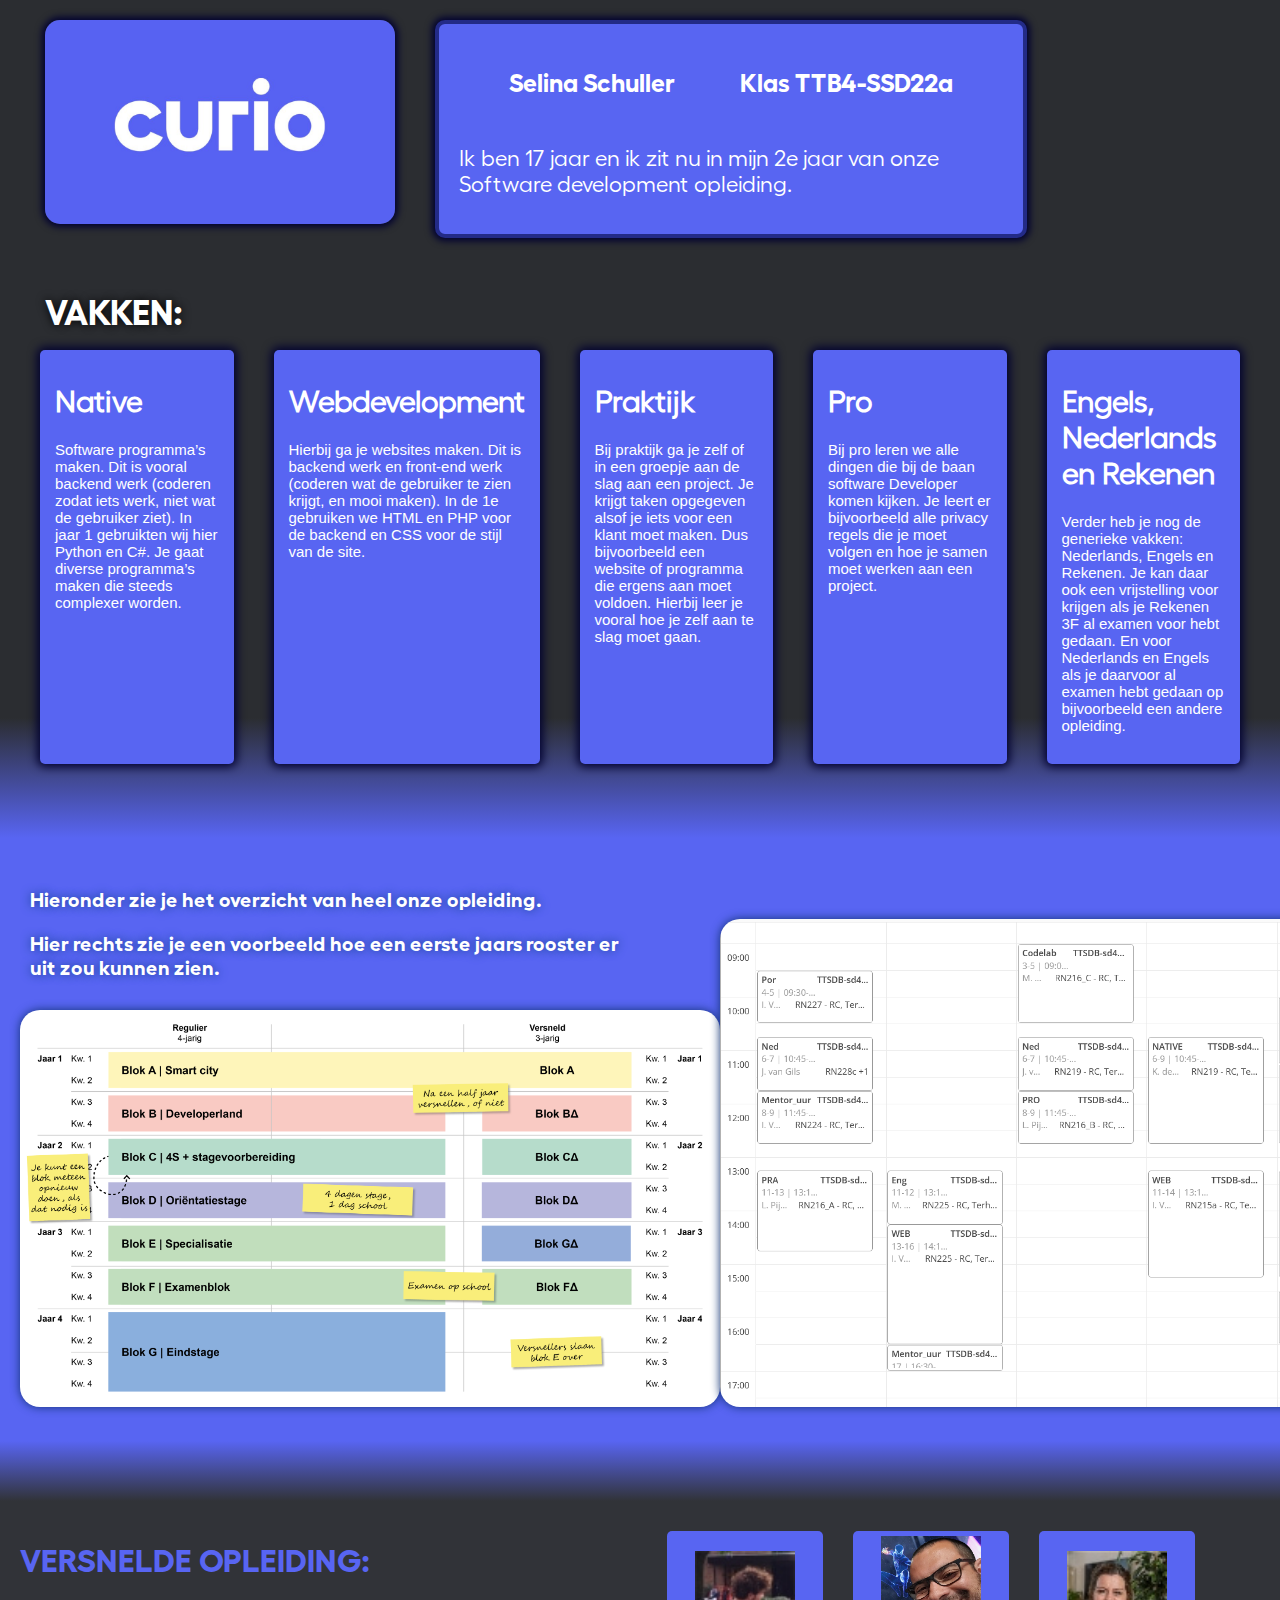
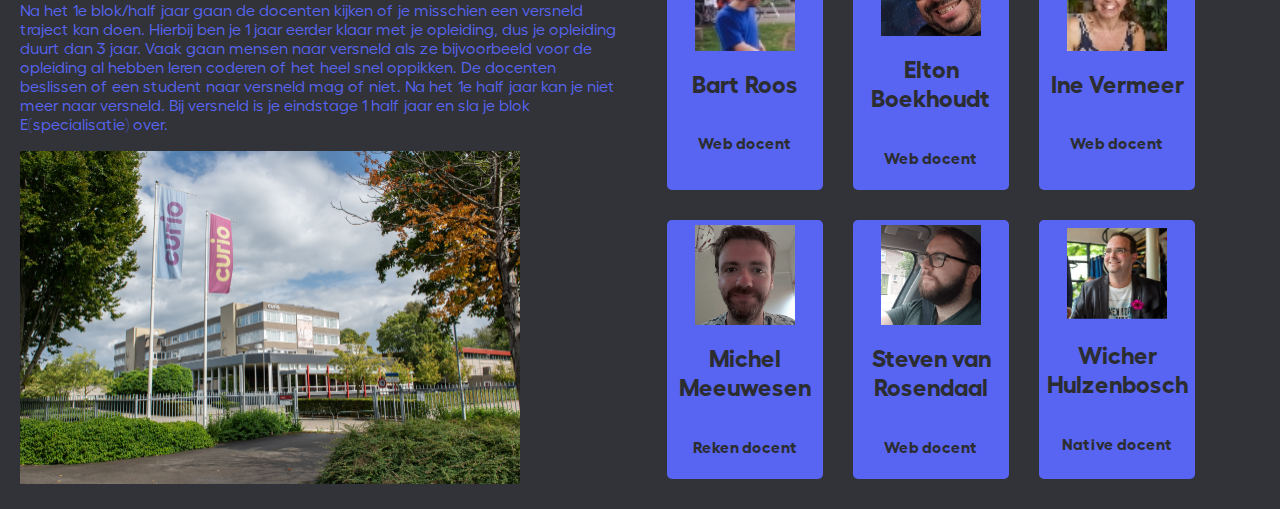
<file: index.html>
<!DOCTYPE html>
<html lang="en">
<head>
    <meta charset="UTF-8">
    <meta name="viewport" content="width=device-width, initial-scale=1.0">
    <link rel="stylesheet" href="css/style.css">
    <link rel="icon" href="favicon.ico" type="image/x-icon">
    <title>Curio - Selina Schuller</title>
</head>
<body>
    <header>
        <div class="curio-logo">
            <img class="logo-gif" src="img/logos/main-logo.gif" alt="logo.gif">
            <img class="logo-img" src="img/logos/main-logo.jpg" alt="logo.jpg">
        </div>
        <div class="student">
            <div class="student-top">
                <p>Selina Schuller</p>
                <p>Klas TTB4-SSD22a</p>
            </div>
            <p>Ik ben 17 jaar en ik zit nu in mijn 2e jaar van onze Software development opleiding.</p>
        </div>
        <div class="empty">

        </div>
    </header>
    <main>
        <div class="vak-main">
            <h3>VAKKEN:</h3>
            <div class="vakken">
                <div class="vak">
                    <h1>Native</h1>
                    <p>Software programma’s maken. Dit is vooral backend werk (coderen zodat iets werk, niet wat de gebruiker ziet). In jaar 1 gebruikten wij hier Python en C#. Je gaat diverse programma’s maken die steeds complexer worden.</p>
                </div>
                <div class="vak">
                    <h1>Webdevelopment</h1>
                    <p>Hierbij ga je websites maken.  Dit is backend werk en front-end werk (coderen wat de gebruiker te zien krijgt, en mooi maken). In de 1e gebruiken we HTML en PHP voor de backend en CSS voor de stijl van de site. </p>
                </div>
                <div class="vak">
                    <h1>Praktijk</h1>
                    <p>Bij praktijk ga je zelf of in een groepje aan de slag aan een project. Je krijgt taken opgegeven alsof je iets voor een klant moet maken. Dus bijvoorbeeld een website of programma die ergens aan moet voldoen. Hierbij leer je vooral hoe je zelf aan te slag moet gaan.</p>
                </div>
                <div class="vak">
                    <h1>Pro</h1>
                    <p>Bij pro leren we alle dingen die bij de baan software Developer komen kijken. Je leert er bijvoorbeeld alle privacy regels die je moet volgen en hoe je samen moet werken aan een project.</p>
                </div>
                <div class="vak">
                    <h1>Engels, Nederlands en Rekenen</h1>
                    <p>Verder heb je nog de generieke vakken: Nederlands, Engels en Rekenen. Je kan daar ook een vrijstelling voor krijgen als je Rekenen 3F al examen voor hebt gedaan. En voor Nederlands en Engels als je daarvoor al examen hebt gedaan op bijvoorbeeld een andere opleiding.</p>
                </div>
            </div>
        </div>
        <div class="color-fade-main"></div>
        <div class="rooster-main">
            <div class="blokken">
                <div class="rooster-text">
                    <p>Hieronder zie je het overzicht van heel onze opleiding.</p>
                    <p>Hier rechts zie je een voorbeeld hoe een eerste jaars rooster er uit zou kunnen zien.</p>
                </div>
                <img src="img/blokken.png" alt="blokken-overzicht">
            </div>
            <div class="rooster">
                <img src="img/rooster.png" alt="rooster">
            </div>
        </div>
    </main>
    <div class="color-fade-footer"></div>
    <footer>
        <div class="footer-left">
            <div class="versneld">
                <h1>VERSNELDE OPLEIDING:</h1>
                <p>Na het 1e blok/half jaar gaan de docenten kijken of je misschien een versneld traject kan doen. Hierbij ben je 1 jaar eerder klaar met je opleiding, dus je opleiding duurt dan 3 jaar. Vaak gaan mensen naar versneld als ze bijvoorbeeld voor de opleiding al hebben leren coderen of het heel snel oppikken. De docenten beslissen of een student naar versneld mag of niet. Na het 1e half jaar kan je niet meer naar versneld. Bij versneld is je eindstage 1 half jaar en sla je blok E(specialisatie) over.</p>
            </div>
            <img src="img/Sanne Bas - Curio - Terheijdenseweg 350-2.jpg" alt="foto-curio">
        </div>
        <div class="footer-right">
            <div class="docent">
                <img src="img/docenten/bart-roos.png" alt="bart-roos">
                <h2>Bart Roos</h2>
                <p>Web docent</p>
            </div>
            <div class="docent">
                <img src="img/docenten/elton-boekhoudt.jpg" alt="elton-boekhoudt">
                <h2>Elton Boekhoudt</h2>
                <p>Web docent</p>
            </div>
            <div class="docent">
                <img src="img/docenten/ine-vermeer.png" alt="ine-vermeer">
                <h2>Ine Vermeer</h2>
                <p>Web docent</p>
            </div>
            <div class="docent">
                <img src="img/docenten/michel-meeuwesen.png" alt="michel-meeuwesen">
                <h2>Michel Meeuwesen</h2>
                <p>Reken docent</p>
            </div>
            <div class="docent">
                <img src="img/docenten/steven-van-rosendaal.png" alt="steven-van-rosendaal">
                <h2>Steven van Rosendaal</h2>
                <p>Web docent</p>
            </div>
            <div class="docent">
                <img src="img/docenten/wicher-hulzenbosch.png" alt="wicher-hulzenbosch">
                <h2>Wicher Hulzenbosch</h2>
                <p>Native docent</p>
            </div>
        </div>
    </footer>
</body>
</html>
</file>
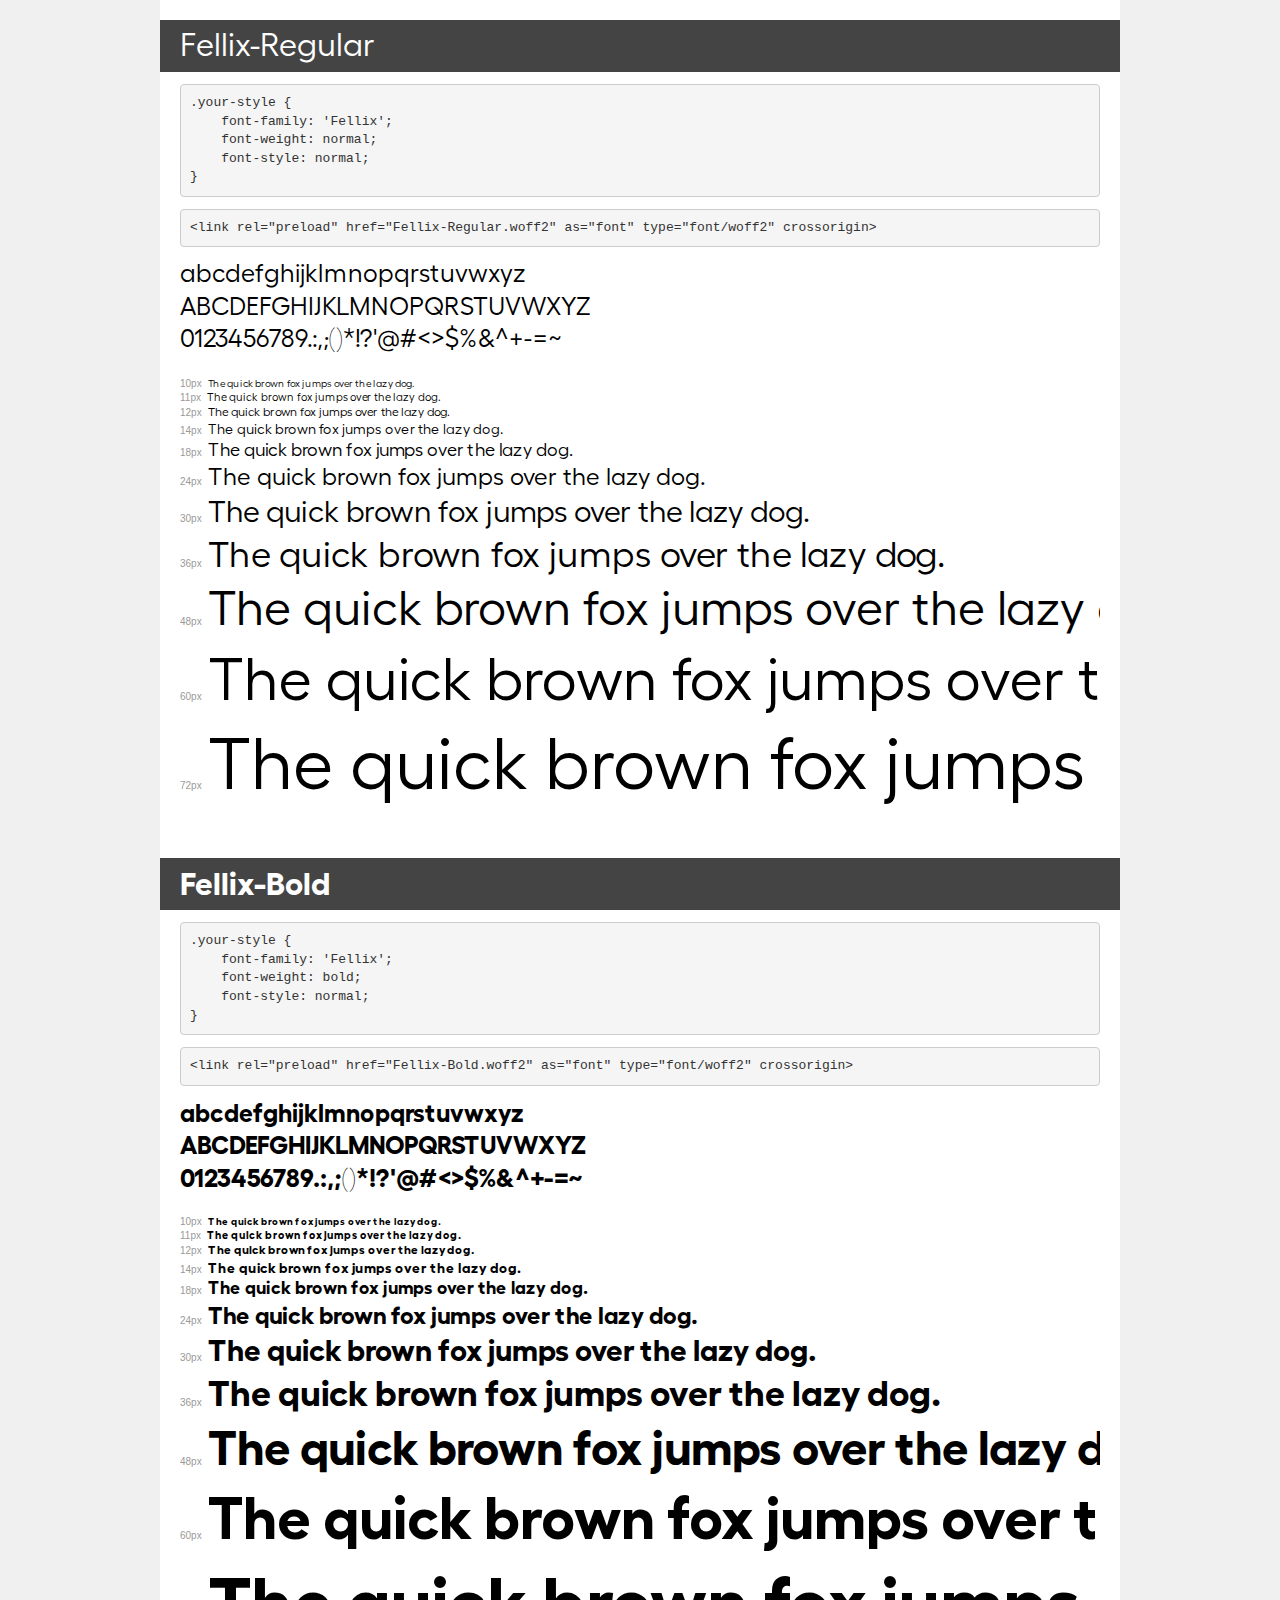
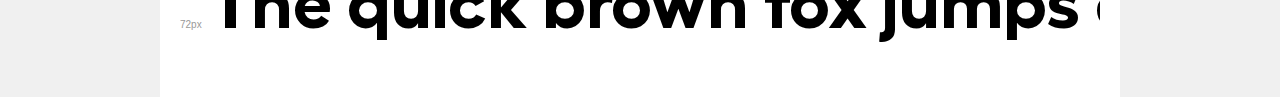
<file: fonts/fellix/demo.html>
<!DOCTYPE html>
<html lang="en">
<head>
    <meta charset="utf-8">
    <meta http-equiv="X-UA-Compatible" content="IE=edge">
    <meta name="viewport" content="width=device-width, initial-scale=1">
    <meta name="robots" content="noindex, noarchive">
    <meta name="format-detection" content="telephone=no">
    <title>Transfonter demo</title>
    <link href="stylesheet.css" rel="stylesheet">
    <style>
        /*
        http://meyerweb.com/eric/tools/css/reset/
        v2.0 | 20110126
        License: none (public domain)
        */
        html, body, div, span, applet, object, iframe,
        h1, h2, h3, h4, h5, h6, p, blockquote, pre,
        a, abbr, acronym, address, big, cite, code,
        del, dfn, em, img, ins, kbd, q, s, samp,
        small, strike, strong, sub, sup, tt, var,
        b, u, i, center,
        dl, dt, dd, ol, ul, li,
        fieldset, form, label, legend,
        table, caption, tbody, tfoot, thead, tr, th, td,
        article, aside, canvas, details, embed,
        figure, figcaption, footer, header, hgroup,
        menu, nav, output, ruby, section, summary,
        time, mark, audio, video {
            margin: 0;
            padding: 0;
            border: 0;
            font-size: 100%;
            font: inherit;
            vertical-align: baseline;
        }
        /* HTML5 display-role reset for older browsers */
        article, aside, details, figcaption, figure,
        footer, header, hgroup, menu, nav, section {
            display: block;
        }
        body {
            line-height: 1;
        }
        ol, ul {
            list-style: none;
        }
        blockquote, q {
            quotes: none;
        }
        blockquote:before, blockquote:after,
        q:before, q:after {
            content: '';
            content: none;
        }
        table {
            border-collapse: collapse;
            border-spacing: 0;
        }
        /* demo styles */
        body {
            background: #f0f0f0;
            color: #000;
        }
        .page {
            background: #fff;
            width: 920px;
            margin: 0 auto;
            padding: 20px 20px 0 20px;
            overflow: hidden;
        }
        .font-container {
            overflow-x: auto;
            overflow-y: hidden;
            margin-bottom: 40px;
            line-height: 1.3;
            white-space: nowrap;
            padding-bottom: 5px;
        }
        h1 {
            position: relative;
            background: #444;
            font-size: 32px;
            color: #fff;
            padding: 10px 20px;
            margin: 0 -20px 12px -20px;
        }
        .letters {
            font-size: 25px;
            margin-bottom: 20px;
        }
        .s10:before {
            content: '10px';
        }
        .s11:before {
            content: '11px';
        }
        .s12:before {
            content: '12px';
        }
        .s14:before {
            content: '14px';
        }
        .s18:before {
            content: '18px';
        }
        .s24:before {
            content: '24px';
        }
        .s30:before {
            content: '30px';
        }
        .s36:before {
            content: '36px';
        }
        .s48:before {
            content: '48px';
        }
        .s60:before {
            content: '60px';
        }
        .s72:before {
            content: '72px';
        }
        .s10:before, .s11:before, .s12:before, .s14:before,
        .s18:before, .s24:before, .s30:before, .s36:before,
        .s48:before, .s60:before, .s72:before {
            font-family: Arial, sans-serif;
            font-size: 10px;
            font-weight: normal;
            font-style: normal;
            color: #999;
            padding-right: 6px;
        }
        pre {
            display: block;
            padding: 9px;
            margin: 0 0 12px;
            font-family: Monaco, Menlo, Consolas, "Courier New", monospace;
            font-size: 13px;
            line-height: 1.428571429;
            color: #333;
            font-weight: normal;
            font-style: normal;
            background-color: #f5f5f5;
            border: 1px solid #ccc;
            overflow-x: auto;
            border-radius: 4px;
        }
        /* responsive */
        @media (max-width: 959px) {
            .page {
                width: auto;
                margin: 0;
            }
        }
    </style>
</head>
<body>
<div class="page">
    <div class="demo">
        <h1 style="font-family: 'Fellix'; font-weight: normal; font-style: normal;">Fellix-Regular</h1>
        <pre title="Usage">.your-style {
    font-family: 'Fellix';
    font-weight: normal;
    font-style: normal;
}</pre>
        <pre title="Preload (optional)">
&lt;link rel=&quot;preload&quot; href=&quot;Fellix-Regular.woff2&quot; as=&quot;font&quot; type=&quot;font/woff2&quot; crossorigin&gt;</pre>
        <div class="font-container" style="font-family: 'Fellix'; font-weight: normal; font-style: normal;">
            <p class="letters">
                abcdefghijklmnopqrstuvwxyz<br>
ABCDEFGHIJKLMNOPQRSTUVWXYZ<br>
                0123456789.:,;()*!?'@#&lt;&gt;$%&^+-=~
            </p>
            <p class="s10" style="font-size: 10px;">The quick brown fox jumps over the lazy dog.</p>
            <p class="s11" style="font-size: 11px;">The quick brown fox jumps over the lazy dog.</p>
            <p class="s12" style="font-size: 12px;">The quick brown fox jumps over the lazy dog.</p>
            <p class="s14" style="font-size: 14px;">The quick brown fox jumps over the lazy dog.</p>
            <p class="s18" style="font-size: 18px;">The quick brown fox jumps over the lazy dog.</p>
            <p class="s24" style="font-size: 24px;">The quick brown fox jumps over the lazy dog.</p>
            <p class="s30" style="font-size: 30px;">The quick brown fox jumps over the lazy dog.</p>
            <p class="s36" style="font-size: 36px;">The quick brown fox jumps over the lazy dog.</p>
            <p class="s48" style="font-size: 48px;">The quick brown fox jumps over the lazy dog.</p>
            <p class="s60" style="font-size: 60px;">The quick brown fox jumps over the lazy dog.</p>
            <p class="s72" style="font-size: 72px;">The quick brown fox jumps over the lazy dog.</p>
        </div>
    </div>

    <div class="demo">
        <h1 style="font-family: 'Fellix'; font-weight: bold; font-style: normal;">Fellix-Bold</h1>
        <pre title="Usage">.your-style {
    font-family: 'Fellix';
    font-weight: bold;
    font-style: normal;
}</pre>
        <pre title="Preload (optional)">
&lt;link rel=&quot;preload&quot; href=&quot;Fellix-Bold.woff2&quot; as=&quot;font&quot; type=&quot;font/woff2&quot; crossorigin&gt;</pre>
        <div class="font-container" style="font-family: 'Fellix'; font-weight: bold; font-style: normal;">
            <p class="letters">
                abcdefghijklmnopqrstuvwxyz<br>
ABCDEFGHIJKLMNOPQRSTUVWXYZ<br>
                0123456789.:,;()*!?'@#&lt;&gt;$%&^+-=~
            </p>
            <p class="s10" style="font-size: 10px;">The quick brown fox jumps over the lazy dog.</p>
            <p class="s11" style="font-size: 11px;">The quick brown fox jumps over the lazy dog.</p>
            <p class="s12" style="font-size: 12px;">The quick brown fox jumps over the lazy dog.</p>
            <p class="s14" style="font-size: 14px;">The quick brown fox jumps over the lazy dog.</p>
            <p class="s18" style="font-size: 18px;">The quick brown fox jumps over the lazy dog.</p>
            <p class="s24" style="font-size: 24px;">The quick brown fox jumps over the lazy dog.</p>
            <p class="s30" style="font-size: 30px;">The quick brown fox jumps over the lazy dog.</p>
            <p class="s36" style="font-size: 36px;">The quick brown fox jumps over the lazy dog.</p>
            <p class="s48" style="font-size: 48px;">The quick brown fox jumps over the lazy dog.</p>
            <p class="s60" style="font-size: 60px;">The quick brown fox jumps over the lazy dog.</p>
            <p class="s72" style="font-size: 72px;">The quick brown fox jumps over the lazy dog.</p>
        </div>
    </div>

</div>
</body>
</html>
</file>
<file: css/style.css>
*{
    -ms-overflow-style: none;  /* IE and Edge */
    scrollbar-width: none;
}
*::-webkit-scrollbar{
    display: none;
}

body{
    font-family: Arial, Helvetica, sans-serif;
    margin: 0;
    background-color: #2b2d31;
    
}

header{
    display: flex;
    flex-direction: row;
    justify-content: space-between;
    background-color: #2b2d31;
}

.empty{
    width: 350px;
}

.curio-logo{
    margin: 20px;
    margin-left: 45px;
}

.curio-logo img{
    width: 350px;
    border: transparent hidden 1px;
    border-radius: 15px;
    box-shadow: 0px 0px 7px 3px #000130;
}

.logo-img:hover{
    position: fixed;
    z-index: 2;
    opacity: 10;
}

.logo-gif{
	position: absolute;
    z-index: 11;
    opacity: 0;
}
.logo-gif:hover{
    opacity: 1;
}

.student{
    display: flex;
    flex-direction: column;
    font-size: 22px;
    color: #ffffff;
    font-family: 'Fellix';
    background-color: #5865f2;
    padding: 20px;
    border: #232b87 4px solid;
    border-radius: 10px;
    max-width: 600px;
    height: 170px;
    word-wrap: break-word;
    box-shadow: 0px 0px 7px 3px #000130;
    margin: 20px;
}

.student-top{
    display: flex;
    flex-direction: row;
    justify-content: space-between;
    margin: 0px 50px;
    font-size: 25px;
    font-family: 'FellixB';
}

.vak-main{
    background-color: #2b2d31;
    padding: 20px;
    height: 420px;
}

.vak-main h3{
    margin-top: 10px;
    padding: 15px 25px;
    margin: 0;
    font-size: 35px;
    font-family: "FellixB";
    color: #ffffff;
    text-shadow: 0px 0px 10px #000000;

}

.vakken{
    display: flex;
    flex-direction: row;
    
}

.vak{
    font-size: 15px;
    font-family: Arial, Helvetica, sans-serif;
    border: hidden 3px transparent;
    border-radius: 5px;
    background-color: #5865f2;
    color: #ffffff;
    margin: 0px 20px;
    padding: 15px;
    width: 250px;
    word-wrap: break-word;
    box-shadow: 0px 0px 10px 3px #000130;

}

.vak h1{
    font-family: "Fellix";
}

.color-fade-main{
    background-color: #2b2d31;
    height: 120px;
    background-image: linear-gradient(to bottom, 
       rgba(43, 45, 49, 0), 
        rgba(88, 101, 242, 1)
    100%);
}

.rooster-main{
    display: flex;
    flex-direction: row;
    justify-content: space-evenly;
    align-items: flex-end;
    background-color: #5865f2;
    padding: 20px;
    padding-bottom: 30px;
    /* background-image: linear-gradient(to bottom, 
        rgba(255, 255, 255, 0), 
        rgb(25, 77, 179, 0.9)
    100%); */
}

.rooster-text{
    font-family: "FellixB";
    font-size: 20px;
    padding: 10px;
    word-wrap: break-word;
    width: 600px;
    color: #ffffff;
}

.rooster-text p{
    text-shadow: 0px 0px 10px #164092;
}

.rooster-main img{
    width: 700px;
    border: #194cb1 hidden 5px;
    border-radius: 20px;
    background-color: #ffffff;
    box-shadow: 0px 0px 10px #113274;
}

.color-fade-footer{
    background-color: rgb(88, 101, 242);
    height: 60px;
    background-image: linear-gradient(to bottom, 
        rgba(88, 101, 242, 0), 
        rgb(49, 51, 56, 1)
    100%);
}

footer{
    display: flex;
    flex-direction: row;
    background-color: #313338;
    color: #5865f2;
    font-family: "Fellix";
    /* background-image: linear-gradient(to top, 
    rgb(255, 255, 255, 1), 
        rgb(25, 77, 179, 0.9)
    170%); */
}

footer h1{
    font-family: "FellixB";
}

.footer-left{
    margin: 20px;
}

.footer-left img{
    width: 500px;
}

.footer-right{
    width: 2000px;
    display: grid;
    grid-template-columns: 1fr 1fr 1fr;
    margin: 15px;
    margin-right: 70px;
}

.docent {
    display: flex;
    flex-direction: column;
    justify-content: center;
    align-items: center;
    text-align: center;
    font-family: 'FellixB';
    background-color: #5865f2;
    width: 150px;
    color: #2b2d31;
    margin: 15px;
    padding: 3px;
    border: transparent hidden 1px;
    border-radius: 5px;
}
.docent img{
    width: 100px;
}

@font-face {
    font-family: 'Fellix';
    src: url('../fonts/fellix/Fellix-Regular.woff2') format('woff2'),
        url('../fonts/fellix/Fellix-Regular.woff') format('woff');
    font-weight: normal;
    font-style: normal;
    font-display: swap;
}

@font-face {
    font-family: 'FellixB';
    src: url('../fonts/fellix/Fellix-Bold.woff2') format('woff2'),
        url('../fonts/fellix/Fellix-Bold.woff') format('woff');
    font-weight: bold;
    font-style: normal;
    font-display: swap;
}

@media only screen and (max-width: 391px){
    .empty{
        width: 50px;
    }

    .curio-logo{
        margin: 10px;
    }
    
    .curio-logo img{
        width: 160px;
    }
    .student{
        display: flex;
        flex-direction: column;
        font-size: 12px;
        color: #ffffff;
        font-family: 'Fellix';
        background-color: #5865f2;
        padding: 10px;
        border: #232b87 4px solid;
        border-radius: 10px;
        max-width: 170px;
        height: auto;
        word-wrap: break-word;
        box-shadow: 0px 0px 7px 3px #000130;
        margin: 10px;
    }
    
    .student-top{
        display: flex;
        flex-direction: row;
        justify-content: space-between;
        margin: 0px 2px;
        font-size: 15px;
        font-family: 'FellixB';
    }
    
    .vak-main{
        background-color: #2b2d31;
        padding: 5px;
        height: auto;
    }
    
    .vak-main h3{
        margin-top: 5px;
        padding: 5px 15px;
        margin: 0;
        font-size: 20px;
        font-family: "FellixB";
        color: #ffffff;
        text-shadow: 0px 0px 10px #000000;
    
    }
    
    .vakken{
        display: grid;
        grid-template-columns: 100px 100px 100px;
        column-gap: 20px;
        width: 388px;
    }
    
    .vak{
        font-size: 10px;
        font-family: Arial, Helvetica, sans-serif;
        border: hidden 3px transparent;
        border-radius: 5px;
        background-color: #5865f2;
        color: #ffffff;
        margin-top: 10px;
        width: 100px;
        padding: 5px;
        word-wrap: break-word;
        box-shadow: 0px 0px 10px 3px #000130;
    
    }
    
    .vak h1{
        font-size: 15px;
        font-family: "Fellix";
    }
    
    .color-fade-main{
        background-color: #2b2d31;
        height: 55px;
        background-image: linear-gradient(to bottom, 
           rgba(43, 45, 49, 0), 
            rgba(88, 101, 242, 1)
        100%);
    }
    
    .rooster-main{
        display: flex;
        flex-direction: row;
        justify-content: space-evenly;
        align-items: flex-end;
        background-color: #5865f2;
        padding: 10px;
        padding-bottom: 10px;
        /* background-image: linear-gradient(to bottom, 
            rgba(255, 255, 255, 0), 
            rgb(25, 77, 179, 0.9)
        100%); */
    }
    
    .rooster-text{
        font-family: "FellixB";
        font-size: 16px;
        padding: 5px;
        word-wrap: break-word;
        width: 170px;
        color: #ffffff;
    }
    
    .rooster-text p{
        text-shadow: 0px 0px 10px #164092;
    }
    
    .rooster-main img{
        width: 170px;
        border: #194cb1 hidden 5px;
        border-radius: 20px;
        background-color: #ffffff;
        box-shadow: 0px 0px 10px #113274;
    }
    
    .color-fade-footer{
        background-color: rgb(88, 101, 242);
        height: 55px;
        background-image: linear-gradient(to bottom, 
            rgba(88, 101, 242, 0), 
            rgb(49, 51, 56, 1)
        100%);
    }
    
    footer{
        display: flex;
        flex-direction: column;
        background-color: #313338;
        color: #5865f2;
        font-family: "Fellix";
        /* background-image: linear-gradient(to top, 
        rgb(255, 255, 255, 1), 
            rgb(25, 77, 179, 0.9)
        170%); */
    }
    
    footer h1{
        font-size: 20px;
        font-family: "FellixB";
    }
    
    .footer-left{
        width: 270px;
        margin: 5px;
        font-size: 13px;
    }
    
    .footer-left img{
        width: 380px;
    }
    
    .footer-right{
        width: 250px;
        display: grid;
        grid-template-columns: 1fr 1fr 1fr;
        gap: 10px;
        place-self: center;
    }
    
    .docent {
        display: flex;
        flex-direction: column;
        justify-content: center;
        align-items: center;
        text-align: center;
        font-family: 'FellixB';
        background-color: #5865f2;
        width: 90px;
        color: #2b2d31;
        margin: 0px;
        /* padding: 3px; */
        border: transparent hidden 1px;
        border-radius: 5px;
        font-size: 12px;
        height: 180px;
    }
    .docent h2{
        font-size: 15px;
    }
    .docent img{
        width: 75px;
    }
}
</file>
<file: fonts/fellix/stylesheet.css>
@font-face {
    font-family: 'Fellix';
    src: url('Fellix-Regular.woff2') format('woff2'),
        url('Fellix-Regular.woff') format('woff');
    font-weight: normal;
    font-style: normal;
    font-display: swap;
}

@font-face {
    font-family: 'Fellix';
    src: url('Fellix-Bold.woff2') format('woff2'),
        url('Fellix-Bold.woff') format('woff');
    font-weight: bold;
    font-style: normal;
    font-display: swap;
}
</file>
